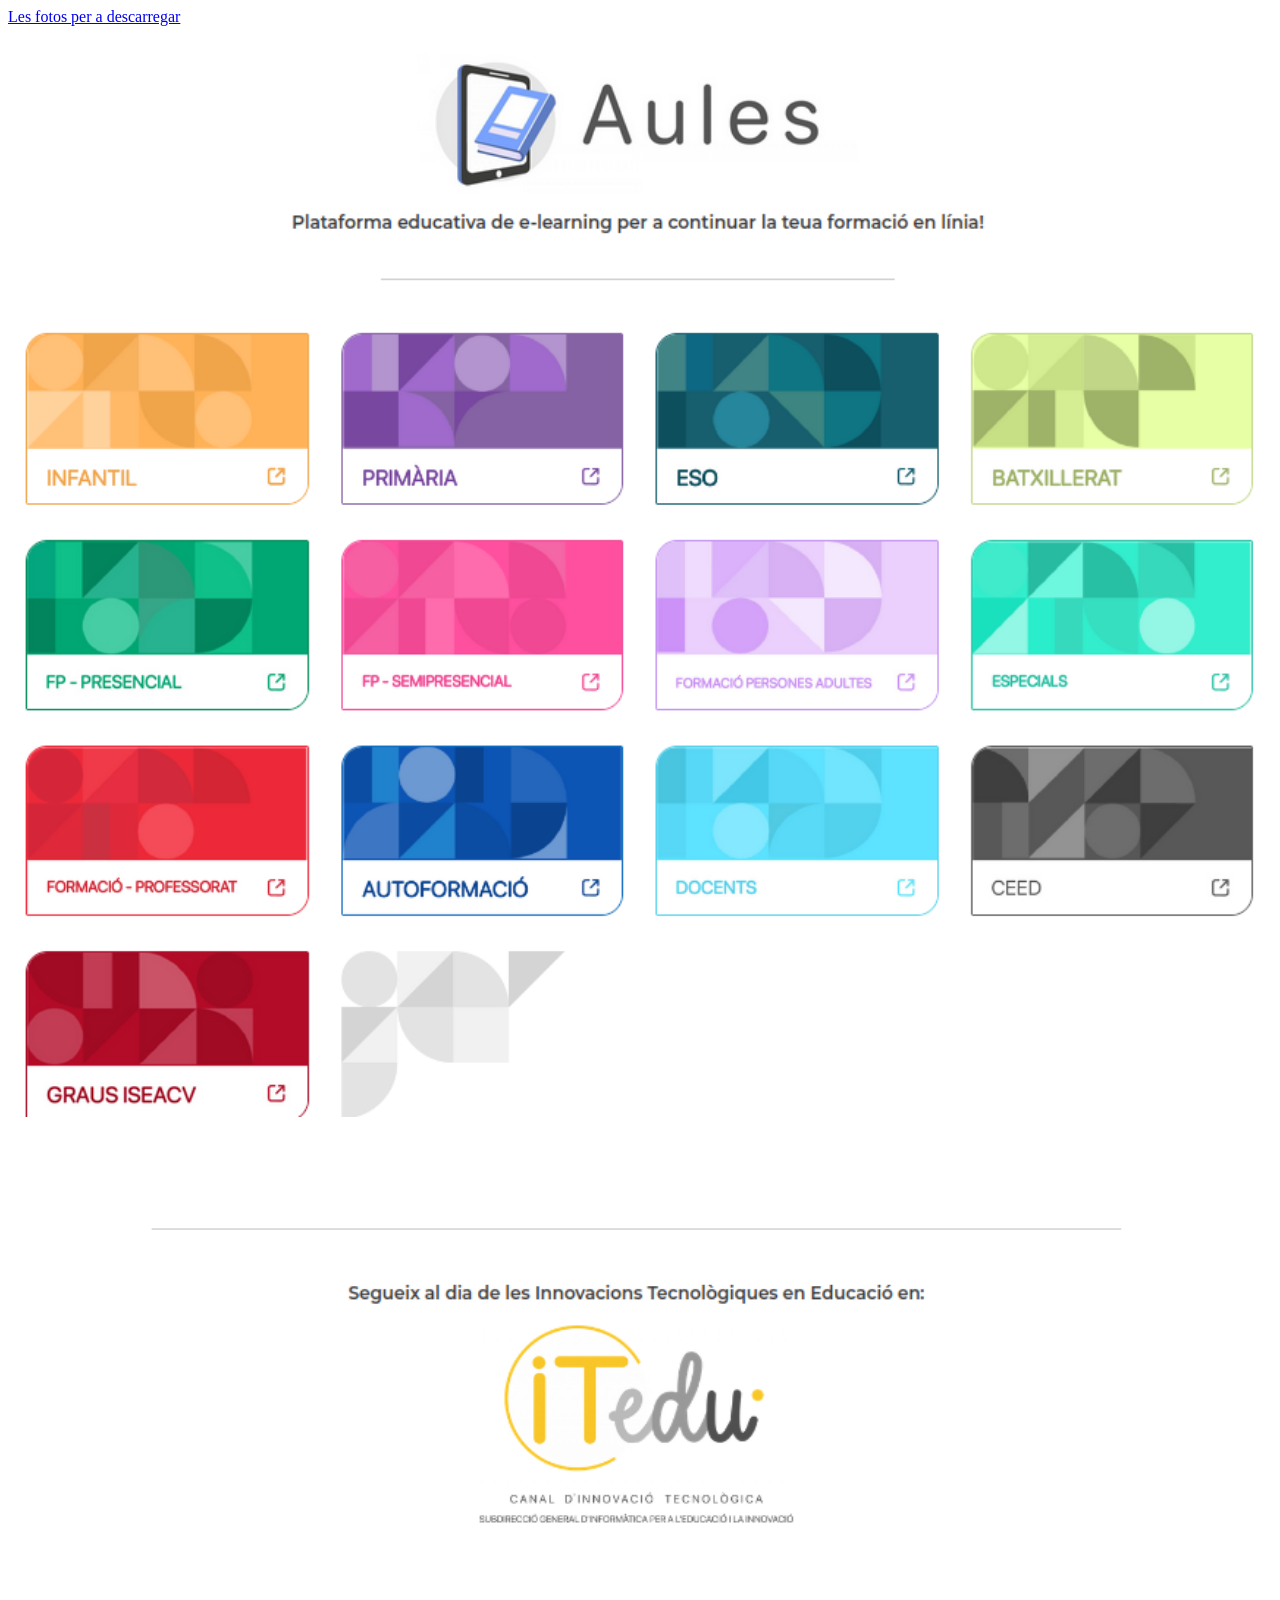
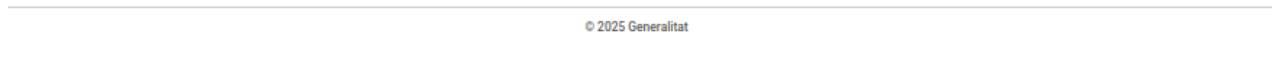
<file: index.html>
<!DOCTYPE html>
<html>
<head>
<title>Aules</title>
<link rel="icon" type="image/x-icon" href="favicon.ico">
</head>
<body>
<a href="https://github.com/xaviblanes/aules" target="blank_">Les fotos per a descarregar</a><br>
<img src="img1.png" width= 100%>
<img src="img2.png" width= 100%>

</body>
</html>
</file>
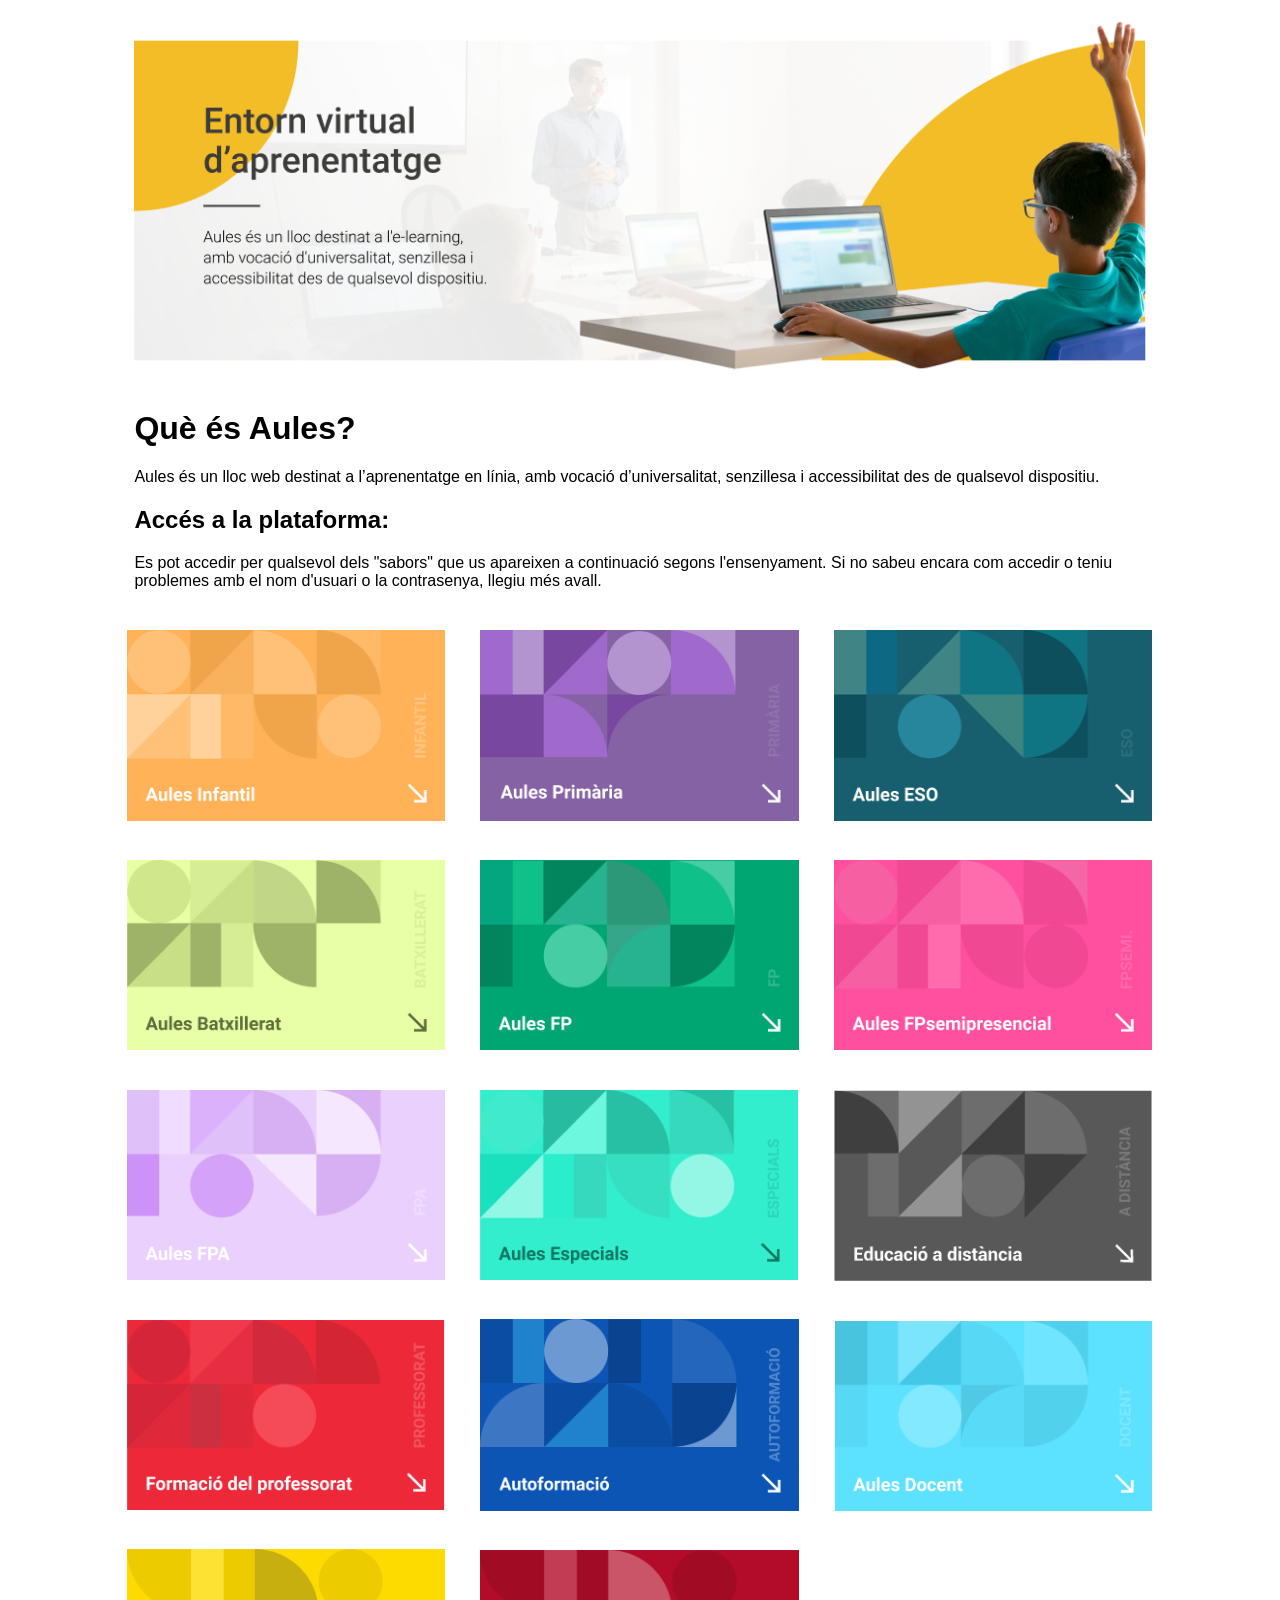
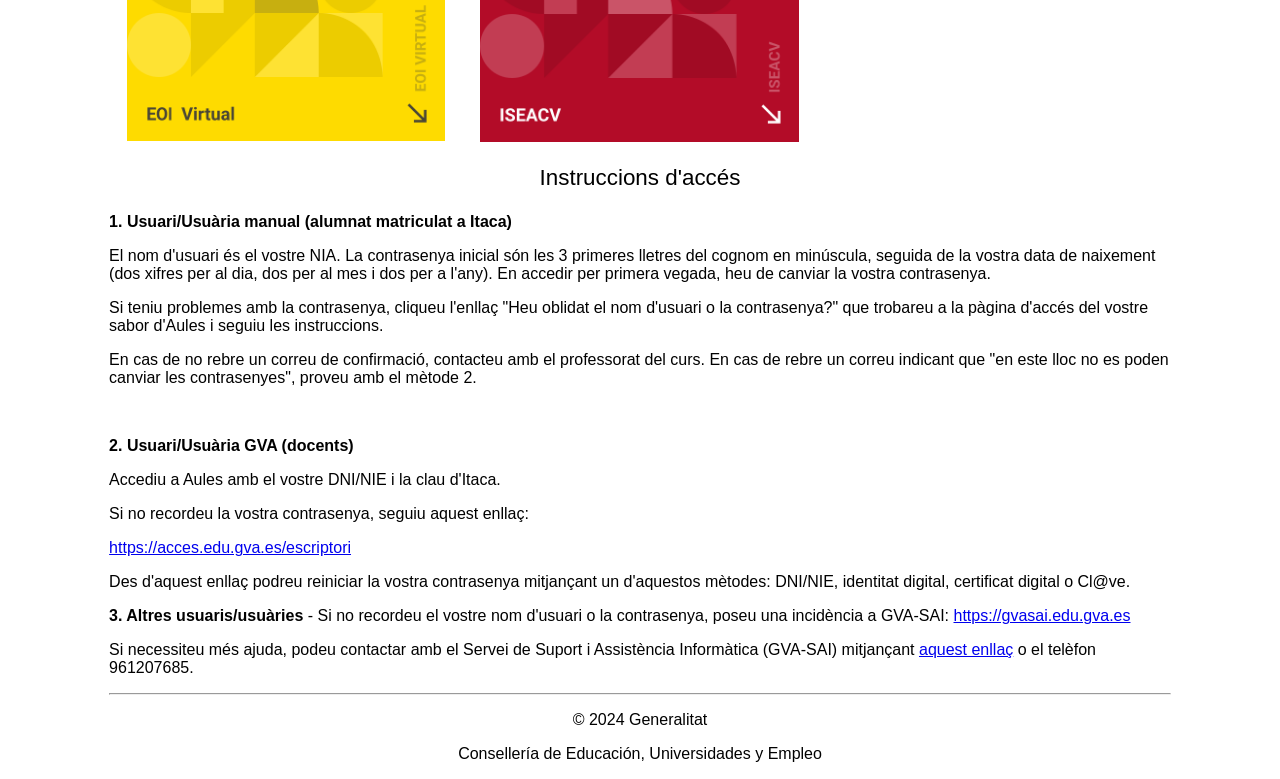
<file: aules/aules.html>
<!DOCTYPE html>
<html>
<head>
<meta charset="UTF-8">
<meta name="viewport" content="width=device-width, initial-scale=1.0">
<link rel="stylesheet" href="css/estil.css">
</head>
<body>

<div class="cap">
  <img src="images/banner-VLC.png" alt="logo"  width="80%">
</div>

<div class="cos1">
    <h1>Què és Aules?</h1>

    <p>Aules és un lloc web destinat a l’aprenentatge en línia,  amb vocació d’universalitat, senzillesa i accessibilitat des de qualsevol dispositiu.</p>

    <h2>Accés a la plataforma:</h2>

    <p>Es pot accedir per qualsevol dels "sabors" que us apareixen a continuació segons l'ensenyament. Si no sabeu encara com accedir o teniu problemes amb el nom d'usuari o la contrasenya, llegiu més avall.</p>
</div>

<div class="cos2">
    <div class="col1">
        <a href="https://aules.edu.gva.es/infantil/">
        <img src="images/Group-15.png" alt="logo"></a>
        <a href="https://aules.edu.gva.es/batxillerat/">
        <img src="images/Group-6.png" alt="logo"></a>
        <a href="https://aules.edu.gva.es/fpa/">
        <img src="images/Group-8.png" alt="logo""></a>
        <a href="https://aules.edu.gva.es/formaciodelprofessorat/">
        <img src="images/Card_FProfessorat.png" alt="logo"></a>
        <a href="https://aules.edu.gva.es/eoivirtual/">
        <img src="images/card_eoi_val.png" alt="logo"></a>
    </div>
    
    <div class="col2">
        <a href="https://aules.edu.gva.es/primaria/">
        <img src="images/Group-5-1.png" alt="logo"></a>
        <a href="https://aules.edu.gva.es/fp/">
        <img src="images/Group-2.png" alt="logo"></a>
        <a href="https://aules.edu.gva.es/especials/">
        <img src="images/Group-17.png" alt="logo"></a>
        <a href="https://aules.edu.gva.es/autoformacio/">
        <img src="images/autoform_val.png" alt="logo"></a>
        <a href="https://aules.edu.gva.es/iseacv/">
        <img src="images/iseacv_val.png" alt="logo"></a>
     </div>
     
     <div class="col3">
        <a href="https://aules.edu.gva.es/eso/">
        <img src="images/Group-4.png" alt="logo"></a>
        <a href="https://aules.edu.gva.es/semipresencial/">
        <img src="images/Group-9.png" alt="logo"></a>
        <a href="https://aules.edu.gva.es/ed/">
        <img src="images/Card_EDval.png" alt="logo"></a>
        <a href="https://aules.edu.gva.es/docent/">
        <img src="images/Card_Docent.png" alt="logo"></a>
        <a><img src="images/blanc.png" alt="logo"></a>
     </div>

<p class="centre">Instruccions d'accés</p>

<p><b>1. Usuari/Usuària manual (alumnat matriculat a Itaca)</b></p>
<p>El nom d'usuari és el vostre NIA. La contrasenya inicial són les 3 primeres lletres del cognom en minúscula, seguida de la vostra data de naixement (dos xifres per al dia, dos per al mes i dos per a l'any). En accedir per primera vegada, heu de canviar la vostra contrasenya.</p>
<p>Si teniu problemes amb la contrasenya, cliqueu l'enllaç "Heu oblidat el nom d'usuari o la contrasenya?" que trobareu a la pàgina d'accés del vostre sabor d'Aules i seguiu les instruccions.</p>
<p>En cas de no rebre un correu de confirmació, contacteu amb el professorat del curs.
En cas de rebre un correu indicant que "en este lloc no es poden canviar les contrasenyes", proveu amb el mètode 2.</p><br>

<p><b>2. Usuari/Usuària GVA (docents)</b></p>
<p>Accediu a Aules amb el vostre DNI/NIE i la clau d'Itaca.</p>
<p>Si no recordeu la vostra contrasenya, seguiu aquest enllaç:</p>
<a href="https://acces.edu.gva.es/escriptori">https://acces.edu.gva.es/escriptori</a>
<p>Des d'aquest enllaç podreu reiniciar la vostra contrasenya mitjançant un d'aquestos mètodes: DNI/NIE, identitat digital, certificat digital o Cl@ve.</p>

<p><b>3. Altres usuaris/usuàries</b> - Si no recordeu el vostre nom d'usuari o la contrasenya, poseu una incidència a GVA-SAI: <a href="https://gvasai.edu.gva.es">https://gvasai.edu.gva.es</a></p>

<p>Si necessiteu més ajuda, podeu contactar amb el Servei de Suport i Assistència Informàtica (GVA-SAI) mitjançant <a href="https://gvasai.edu.gva.es/">aquest enllaç</a> o el telèfon 961207685.</p>
<hr>
<p style="text-align: center;"> © 2024 Generalitat</p>
<p style="text-align: center;"> Consellería de Educación, Universidades y Empleo</p>

</div>
</body>
</html>
</file>
<file: aules/css/estil.css>
body {
    font-family: sans-serif;
 }
.cap {    
    text-align: center;
  }

.cos1 {
    margin: 0 10% 0 10%;
}

.cos2 {
    margin: 0 8% 0 8%;
}

a img {
    padding: 5%;
    width: 90%;
}

.col1, .col2, .col3 {
    text-align: center;
    float: left;
    width: 33.3%;
 } 
 .centre {
    padding-top: 20px;
    text-align: center;
    font-size: 1.4em;
 }
 
 @media only screen and (max-width: 620px) {
  /* For mobile phones: */
  .col1, .col2, .col3 {
    width: 100%;
  }
</file>
